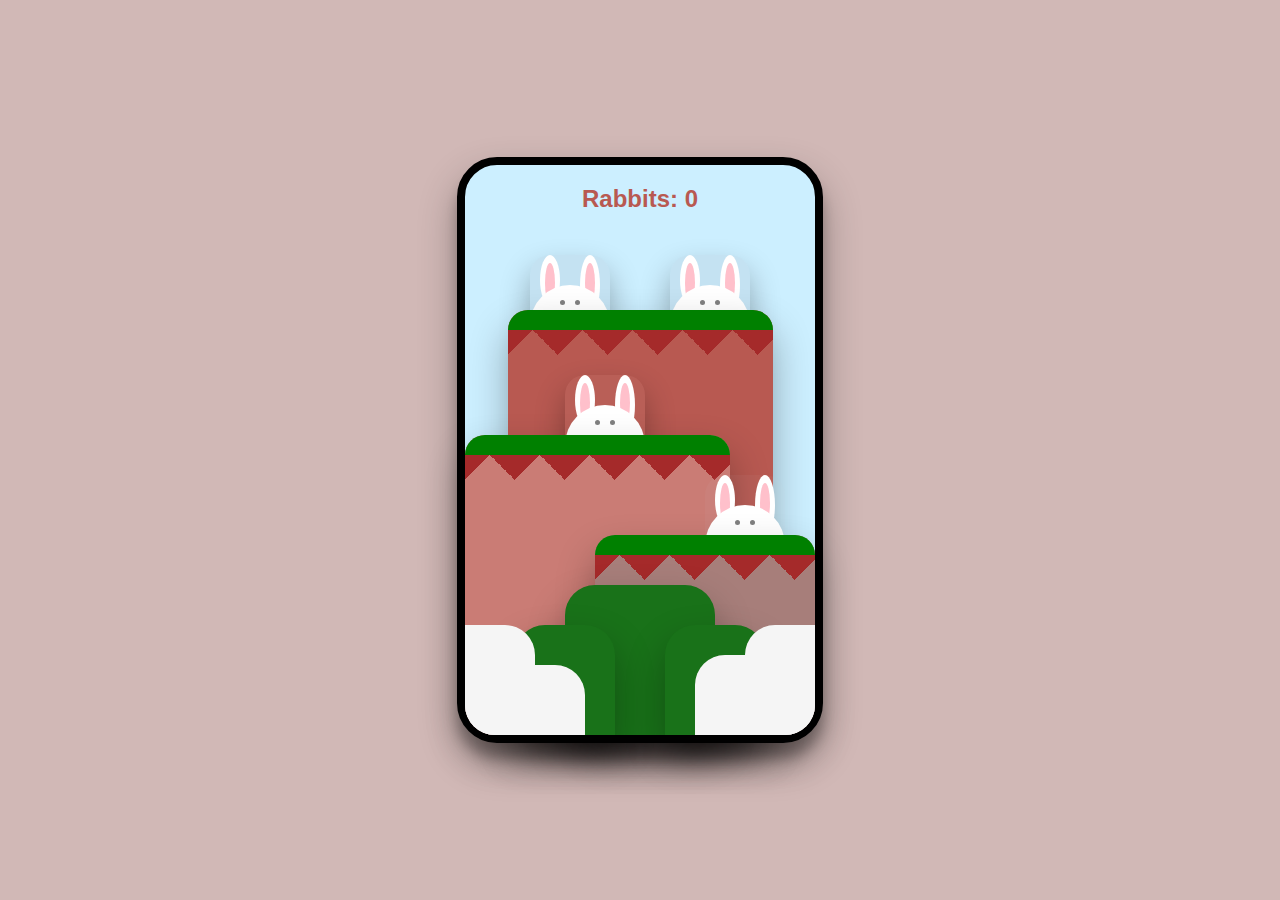
<file: index.html>
<!DOCTYPE html>
<html lang="en">
<head>
    <meta charset="UTF-8">
    <meta name="viewport" content="width=device-width, initial-scale=1.0">
    <link rel="stylesheet" href="./index.css">
    <title>Document</title>
</head>
<body>
    <div class="phone">
        <!-- Bunny 1 -->
        <div class="layer-1">
            <input id="rabbit-1" type="checkbox">
            <div class="left-ear--outer"></div>
            <div class="left-ear--inner"></div>
            <div class="right-ear--outer"></div>
            <div class="right-ear--inner"></div>
            <div class="head">
                <div class="head__eye head__eye--left"></div>
                <div class="head__eye head__eye--right"></div>
            </div>
        </div>
        <div class="layer-2">
            <input type="checkbox">

            <div class="left-ear--outer"></div>
            <div class="left-ear--inner"></div>
            <div class="right-ear--outer"></div>
            <div class="right-ear--inner"></div>
            <div class="head">
                <div class="head__eye head__eye--left"></div>
                <div class="head__eye head__eye--right"></div>
            </div>
        </div>
        <div class="layer-3">
            <div class="grass"></div>
            <div class="zigzag"></div>
        </div>
        <div class="layer-4">
            <input type="checkbox">

            <div class="left-ear--outer"></div>
            <div class="left-ear--inner"></div>
            <div class="right-ear--outer"></div>
            <div class="right-ear--inner"></div>
            <div class="head">
                <div class="head__eye head__eye--left"></div>
                <div class="head__eye head__eye--right"></div>
            </div>
        </div>
        <div class="layer-5">
            <div class="grass"></div>
            <div class="zigzag"></div>
        </div>
        <div class="layer-6">
            <input type="checkbox">

            <div class="left-ear--outer"></div>
            <div class="left-ear--inner"></div>
            <div class="right-ear--outer"></div>
            <div class="right-ear--inner"></div>
            <div class="head">
                <div class="head__eye head__eye--left"></div>
                <div class="head__eye head__eye--right"></div>
            </div>
        </div>
        <div class="layer-7">
            <div class="grass"></div>
            <div class="zigzag"></div>
        </div>
        <div class="layer-8"></div>
        <div class="layer-9"></div>
        <div class="layer-10"></div>
        <div class="layer-11"></div>
        <div class="layer-12"></div>
        <div class="layer-13"></div>
        <div class="layer-14"></div>

        <h2 class="count">Rabbits: </2>
    </div>
</body>
</html>
</file>
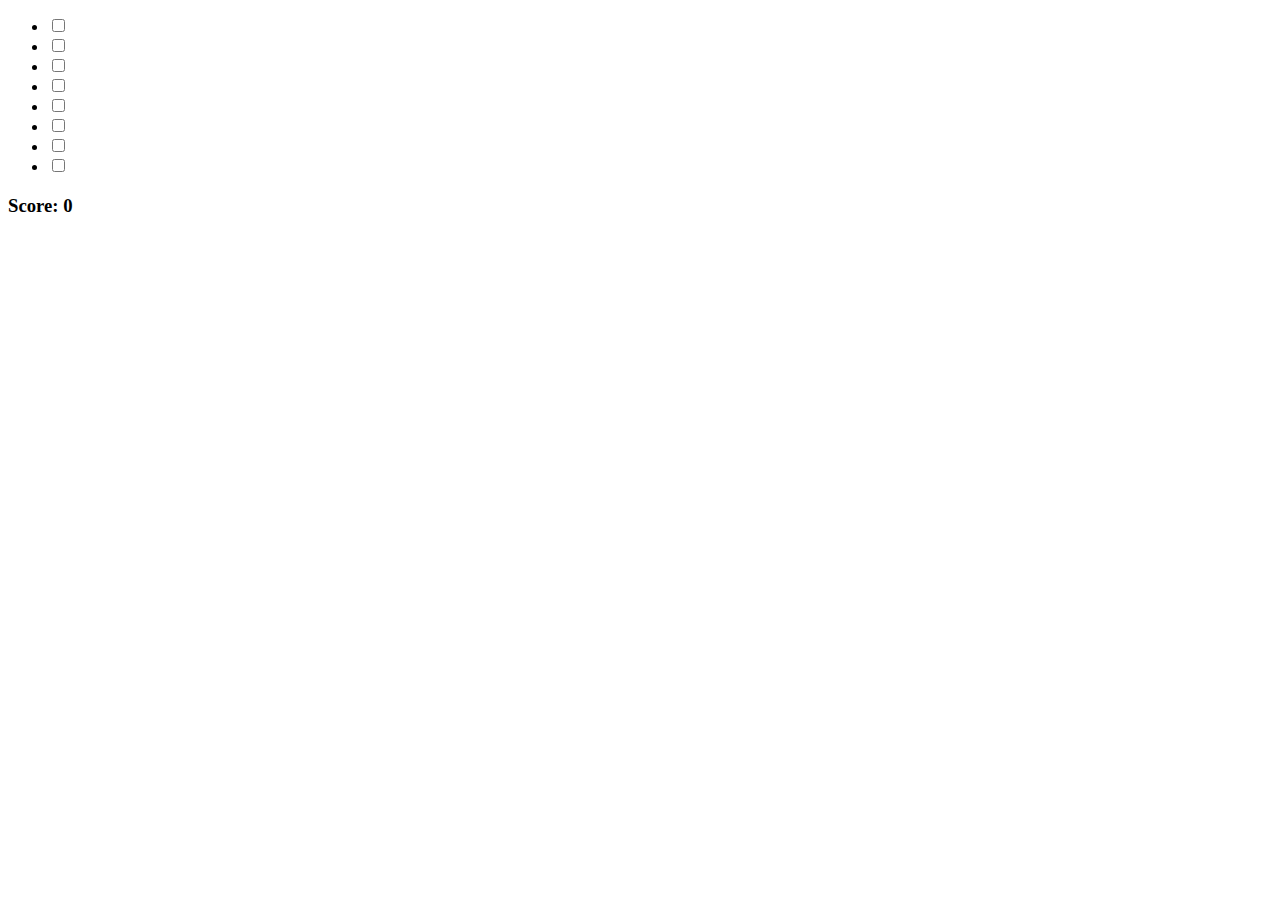
<file: contador.html>
<!DOCTYPE html>
<html lang="en">
<head>
    <meta charset="UTF-8">
    <meta name="viewport" content="width=device-width, initial-scale=1.0">
    <link rel="stylesheet" href="./styles.css">
    <title>Document</title>
</head>
<body>
    <ul>
        <li><input type="checkbox"><div class="shield"></div></li>
        <li><input type="checkbox"><div class="shield"></div></li>
        <li><input type="checkbox"><div class="shield"></div></li>
        <li><input type="checkbox"><div class="shield"></div></li>
        <li><input type="checkbox"><div class="shield"></div></li>
        <li><input type="checkbox"><div class="shield"></div></li>
        <li><input type="checkbox"><div class="shield"></div></li>
        <li><input type="checkbox"><div class="shield"></div></li>
    </ul>
    <h3 class="total-count"> Score: </h3>
</body>
</html>
</file>
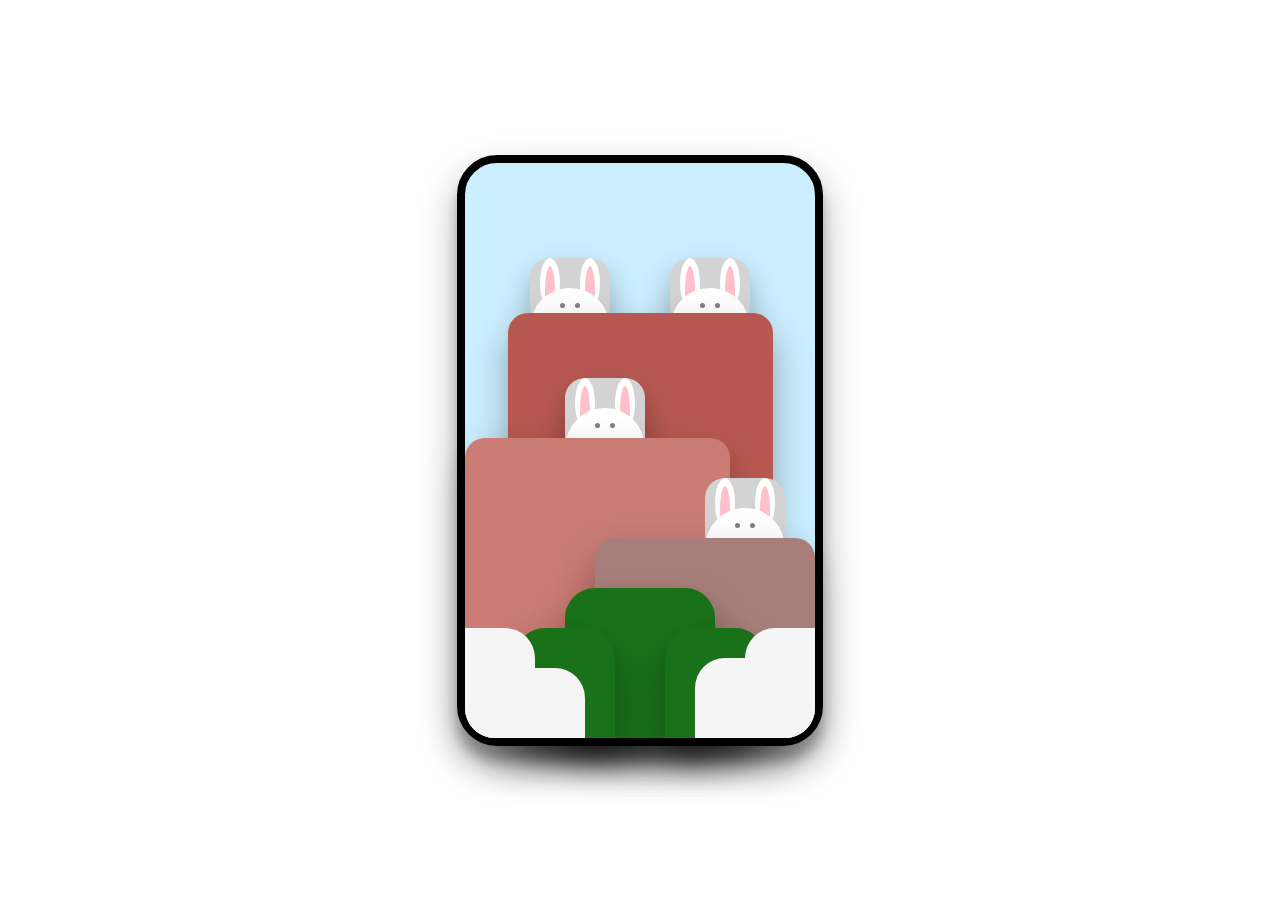
<file: contexto-de-apilamiento.html>
<!DOCTYPE html>
<html lang="en">
<head>
    <meta charset="UTF-8">
    <meta name="viewport" content="width=device-width, initial-scale=1.0">
    <link rel="stylesheet" href="./apilamiento.css">
    <title>Document</title>
</head>
<body>
    <div class="phone">
        <!-- Bunny 1 -->
        <div class="layer-1">
            <div class="left-ear--outer"></div>
            <div class="left-ear--inner"></div>
            <div class="right-ear--outer"></div>
            <div class="right-ear--inner"></div>
            <div class="head">
                <div class="head__eye head__eye--left"></div>
                <div class="head__eye head__eye--right"></div>
            </div>
        </div>
        <div class="layer-2">
            <div class="left-ear--outer"></div>
            <div class="left-ear--inner"></div>
            <div class="right-ear--outer"></div>
            <div class="right-ear--inner"></div>
            <div class="head">
                <div class="head__eye head__eye--left"></div>
                <div class="head__eye head__eye--right"></div>
            </div>
        </div>
        <div class="layer-3"></div>
        <div class="layer-4">
            <div class="left-ear--outer"></div>
            <div class="left-ear--inner"></div>
            <div class="right-ear--outer"></div>
            <div class="right-ear--inner"></div>
            <div class="head">
                <div class="head__eye head__eye--left"></div>
                <div class="head__eye head__eye--right"></div>
            </div>
        </div>
        <div class="layer-5"></div>
        <div class="layer-6">
            <div class="left-ear--outer"></div>
            <div class="left-ear--inner"></div>
            <div class="right-ear--outer"></div>
            <div class="right-ear--inner"></div>
            <div class="head">
                <div class="head__eye head__eye--left"></div>
                <div class="head__eye head__eye--right"></div>
            </div>
        </div>
        <div class="layer-7"></div>
        <div class="layer-8"></div>
        <div class="layer-9"></div>
        <div class="layer-10"></div>
        <div class="layer-11"></div>
        <div class="layer-12"></div>
        <div class="layer-13"></div>
        <div class="layer-14"></div>


    </div>
</body>
</html>
</file>
<file: index.css>
:root {
    --dirt: #b85951;
    --dirt2: #ca7c75;
    --dirt3: #a77e7a;

}

body {
    margin: 0;
    height: 100vh;
    width: 100%;
    display: grid;
    place-items: center;
    background-color: #d1b8b6;
    overflow: hidden;
    
    font-family: sans-serif;
    color: #b85951;
}

h2 {
    text-align: center;
}
.phone {
    position: relative;
    border: 8px solid black;
    border-radius: 40px;
    height: 570px;
    width: 350px;
    background-color: #ccefff;
    box-shadow: 0 19px 38px rgb(0, 0, 0, 0.3), 0 15px 12px rgb(0, 0, 0, 0.22);;

    counter-reset: rabbit;
}
input[type="checkbox"]:checked {
    counter-increment: rabbit;
}
.count::after {
    content: counter(rabbit);
}
.layer-1 {
    position: absolute;
    z-index: 1;
    height: 480px;
    width: 80px;
    background-color: rgba(50, 0, 0, 0.05);
    bottom: 0;
    right: 65px;
    border-top-right-radius: 20px;
    border-top-left-radius: 20px;
    box-shadow: 0 15px 30px rgb(0, 0, 0, 0.3);
    

    animation-name: hop;
    animation-duration: 1.25s;
    animation-timing-function: ease-in-out;
    animation-iteration-count: infinite;
}
 @keyframes hop {
    0% {
        bottom: 0;
    }
    25% {
        bottom: -60px;
    }
    100% {
        bottom: 0;
    }
 }
/* .layer-1 input[type=checkbox]:checked::after {
    display: none;
} */
input[type=checkbox] {
    appearance: none;
    cursor: pointer;
    height: 50px;
    margin: 0;
    position: relative;
    top: 0;
    width: 80px;
    z-index: 2;
}
input[type=checkbox]:focus {
    appearance: none;
    outline: none;
}
.layer-2 {
    position: absolute;
    z-index: 2;
    height: 480px;
    width: 80px;
    background-color: rgba(50, 0, 0, 0.05);
    bottom: 0;
    left: 65px;
    border-top-right-radius: 20px;
    border-top-left-radius: 20px;
    box-shadow: 0 15px 30px rgb(0, 0, 0, 0.3);

    animation-name: hop;
    animation-duration: 1.25s;
    animation-timing-function: ease-in-out;
    animation-iteration-count: infinite;
    animation-delay: 0.2s;


}
.layer-3 {
    position: absolute;
    z-index: 3;
    left: 0;
    right: 0;
    bottom: 0;
    margin: 0 auto;
    width: 265px;
    height: 425px;
    background-color: var(--dirt);
    box-shadow: 0 19px 38px rgb(0, 0, 0, 0.3);
    border-top-right-radius: 20px;
    border-top-left-radius: 20px;
}
.grass {
    width: 100%;
    height: 20px;
    background-color: green;
    border-radius: 20px 20px 0 0;
}
.zigzag {
    position: absolute;
    top: 20px;
    width: 100%;
    height: 25px;
    background: linear-gradient(135deg, brown 25%, transparent 25%) -50px 0,
        linear-gradient(-135deg, brown 25%, transparent 25%) -50px 0,
        linear-gradient(45deg, brown 25%, transparent 25%),
        linear-gradient(-45deg, brown 25%, transparent 25%);
    background-size: 50px 50px;
}
.layer-4 {
    position: absolute;
    z-index: 4;
    height: 360px;
    width: 80px;
    background-color: rgba(211, 211, 211, 0.05);
    bottom: 0;
    left: 100px;
    border-top-right-radius: 20px;
    border-top-left-radius: 20px;
    box-shadow: 0 15px 30px rgb(0, 0, 0, 0.3);

    animation-name: hop;
    animation-duration: 1.25s;
    animation-timing-function: ease-in-out;
    animation-iteration-count: infinite;
    animation-delay: 0.4s;

}
.layer-5 {
    position: absolute;
    z-index: 5;
    bottom: 0;
    margin: 0 auto;
    width: 265px;
    height: 300px;
    background-color:var(--dirt2);
    box-shadow: 0 19px 38px rgb(0, 0, 0, 0.3);
    border-top-right-radius: 20px;
    border-top-left-radius: 20px;
    border-bottom-left-radius: 30px;

}
.layer-6 {
    position: absolute;
    z-index: 6;
    position: absolute;
    height: 260px;
    width: 80px;
    background-color: rgba(211, 211, 211, 0.05);
    bottom: 0;
    right: 30px;
    border-top-right-radius: 20px;
    border-top-left-radius: 20px;


    animation-name: hop;
    animation-duration: 1.25s;
    animation-timing-function: ease-in-out;
    animation-iteration-count: infinite;
    animation-delay: 0.6s;
    
}
.layer-7 {
    position: absolute;
    z-index: 7;
    bottom: 0;
    margin: 0 auto;
    right: 0;
    width: 220px;
    height: 200px;
    background-color:var(--dirt3);
    box-shadow: 0 19px 38px rgb(0, 0, 0, 0.3);
    border-top-right-radius: 20px;
    border-top-left-radius: 20px;
    border-bottom-right-radius: 30px;
}
.layer-8 {
    position: absolute;
    z-index: 8;
    right: 0;
    left: 0;
    bottom: 0;
    margin: 0 auto;
    background-color: rgb(25, 114, 25);
    height: 150px;
    width: 150px;
    box-shadow: 0 19px 38px rgb(0, 0, 0, 0.3);
    border-radius: 30px 30px 0 0 ;

}
.layer-9 {
    position: absolute;
    z-index: 9;
    left: 50px;
    bottom: 0;
    margin: 0 auto;
    background-color: rgb(25, 114, 25);
    height: 110px;
    width: 100px;
    box-shadow: 0 19px 38px rgb(0, 0, 0, 0.3);
    border-radius: 30px 30px 0 0 ;

}
.layer-10 {
    position: absolute;
    z-index: 10;
    right: 50px;
    bottom: 0;
    margin: 0 auto;
    background-color: rgb(25, 114, 25);
    height: 110px;
    width: 100px;
    box-shadow: 0 19px 38px rgb(0, 0, 0, 0.3);
    border-radius: 30px 30px 0 0 ;

}
.layer-11 {
    position: absolute;
    z-index: 11;
    right: 0;
    bottom: 0;
    margin: 0 auto;
    background-color: whitesmoke;
    height: 80px;
    width: 120px;
    border-radius: 30px 0 30px 0 ;

}
.layer-12 {
    position: absolute;
    z-index: 12;
    left: 0;
    bottom: 0;
    margin: 0 auto;
    background-color: whitesmoke;
    height: 70px;
    width: 120px;
    border-radius: 0 30px 0 30px ;
}
.layer-13 {
    position: absolute;
    z-index: 12;
    left: 0;
    bottom: 0;
    margin: 0 auto;
    background-color: whitesmoke;
    height: 110px;
    width: 70px;
    border-radius: 0 30px 0 30px ;
}
.layer-14 {
    position: absolute;
    z-index: 12;
    right: 0;
    bottom: 0;
    margin: 0 auto;
    background-color: whitesmoke;
    height: 110px;
    width: 70px;
    border-radius: 30px 0 30px 0 ;
}

/* dibujo de conejos */

.left-ear--outer {
    background-color: white;
    border-radius: 90%;
    width: 20px;
    height: 50px;   
    position: absolute;
    top: 0;
    left: 10px;
}
.left-ear--inner {
    background-color: pink;
    border-radius: 95%;
    width: 10px;
    height: 40px;   
    position: absolute;
    top: 8px;
    left: 15px;
}
.right-ear--outer {
    background-color: white;
    border-radius: 90%;
    width: 20px;
    height: 60px;   
    position: absolute;
    top: 0;
    right: 10px;
}
.right-ear--inner {
    background-color: pink;
    border-radius: 95%;
    width: 10px;
    height: 40px;   
    position: absolute;
    top: 8px;
    right: 15px;
}
.head {
    background-color: white;
    border-radius: 50%;
    height: 80px;
    width: 100%;
    left: 0;
    right: 0;
    margin: 0 auto;
    position: absolute;
    top: 30px;
}
.head__eye {
    background-color: gray;
    border-radius: 50%;
    width: 5px;
    height: 5px;
    position: absolute;
    top: 15px;

    animation-name: blink;
    animation-duration: 2s;
    animation-iteration-count: infinite;
}

@keyframes blink {
    0% {
        height: 5px;
    }
    5% {
        height: 1px;
        transform: translate(0px, 2px);
    }
    10% {
        height: 5px;
        transform: translate(0px, 0px);

    }
}
.head__eye--left {
    left: 30px;
}
.head__eye--right {
    right: 30px;
}
</file>
<file: apilamiento.css>
:root {
    --dirt: #b85951;
    --dirt2: #ca7c75;
    --dirt3: #a77e7a;

}

body {
    margin: 0;
    height: 100vh;
    width: 100%;
    display: grid;
    place-items: center;
}
.phone {
    position: relative;
    border: 8px solid black;
    border-radius: 40px;
    height: 575px;
    width: 350px;
    background-color: #ccefff;
    box-shadow: 0 19px 38px rgb(0, 0, 0, 0.3), 0 15px 12px rgb(0, 0, 0, 0.22);;
}
.layer-1 {
    position: absolute;
    z-index: 1;
    height: 480px;
    width: 80px;
    background-color: lightgray;
    bottom: 0;
    right: 65px;
    border-top-right-radius: 20px;
    border-top-left-radius: 20px;
    box-shadow: 0 15px 30px rgb(0, 0, 0, 0.3);
}
.layer-2 {
    position: absolute;
    z-index: 2;
    height: 480px;
    width: 80px;
    background-color:lightgray;
    bottom: 0;
    left: 65px;
    border-top-right-radius: 20px;
    border-top-left-radius: 20px;
    box-shadow: 0 15px 30px rgb(0, 0, 0, 0.3);

}
.layer-3 {
    position: absolute;
    z-index: 3;
    left: 0;
    right: 0;
    bottom: 0;
    margin: 0 auto;
    width: 265px;
    height: 425px;
    background-color: var(--dirt);
    box-shadow: 0 19px 38px rgb(0, 0, 0, 0.3);
    border-top-right-radius: 20px;
    border-top-left-radius: 20px;
}
.layer-4 {
    position: absolute;
    z-index: 4;
    height: 360px;
    width: 80px;
    background-color:lightgray;
    bottom: 0;
    left: 100px;
    border-top-right-radius: 20px;
    border-top-left-radius: 20px;
    box-shadow: 0 15px 30px rgb(0, 0, 0, 0.3);

}
.layer-5 {
    position: absolute;
    z-index: 5;
    bottom: 0;
    margin: 0 auto;
    width: 265px;
    height: 300px;
    background-color:var(--dirt2);
    box-shadow: 0 19px 38px rgb(0, 0, 0, 0.3);
    border-top-right-radius: 20px;
    border-top-left-radius: 20px;
    border-bottom-left-radius: 30px;

}
.layer-6 {
    position: absolute;
    z-index: 6;
    position: absolute;
    height: 260px;
    width: 80px;
    background-color:lightgray;
    bottom: 0;
    right: 30px;
    border-top-right-radius: 20px;
    border-top-left-radius: 20px;
    
}
.layer-7 {
    position: absolute;
    z-index: 7;
    bottom: 0;
    margin: 0 auto;
    right: 0;
    width: 220px;
    height: 200px;
    background-color:var(--dirt3);
    box-shadow: 0 19px 38px rgb(0, 0, 0, 0.3);
    border-top-right-radius: 20px;
    border-top-left-radius: 20px;
    border-bottom-right-radius: 30px;
}
.layer-8 {
    position: absolute;
    z-index: 8;
    right: 0;
    left: 0;
    bottom: 0;
    margin: 0 auto;
    background-color: rgb(25, 114, 25);
    height: 150px;
    width: 150px;
    box-shadow: 0 19px 38px rgb(0, 0, 0, 0.3);
    border-radius: 30px 30px 0 0 ;

}
.layer-9 {
    position: absolute;
    z-index: 9;
    left: 50px;
    bottom: 0;
    margin: 0 auto;
    background-color: rgb(25, 114, 25);
    height: 110px;
    width: 100px;
    box-shadow: 0 19px 38px rgb(0, 0, 0, 0.3);
    border-radius: 30px 30px 0 0 ;

}
.layer-10 {
    position: absolute;
    z-index: 10;
    right: 50px;
    bottom: 0;
    margin: 0 auto;
    background-color: rgb(25, 114, 25);
    height: 110px;
    width: 100px;
    box-shadow: 0 19px 38px rgb(0, 0, 0, 0.3);
    border-radius: 30px 30px 0 0 ;

}
.layer-11 {
    position: absolute;
    z-index: 11;
    right: 0;
    bottom: 0;
    margin: 0 auto;
    background-color: whitesmoke;
    height: 80px;
    width: 120px;
    border-radius: 30px 0 30px 0 ;

}
.layer-12 {
    position: absolute;
    z-index: 12;
    left: 0;
    bottom: 0;
    margin: 0 auto;
    background-color: whitesmoke;
    height: 70px;
    width: 120px;
    border-radius: 0 30px 0 30px ;
}
.layer-13 {
    position: absolute;
    z-index: 12;
    left: 0;
    bottom: 0;
    margin: 0 auto;
    background-color: whitesmoke;
    height: 110px;
    width: 70px;
    border-radius: 0 30px 0 30px ;
}
.layer-14 {
    position: absolute;
    z-index: 12;
    right: 0;
    bottom: 0;
    margin: 0 auto;
    background-color: whitesmoke;
    height: 110px;
    width: 70px;
    border-radius: 30px 0 30px 0 ;
}

/* dibujo de conejos */

.left-ear--outer {
    background-color: white;
    border-radius: 90%;
    width: 20px;
    height: 50px;   
    position: absolute;
    /* top: -35px; */
    left: 10px;
}
.left-ear--inner {
    background-color: pink;
    border-radius: 95%;
    width: 10px;
    height: 50px;   
    position: absolute;
    top: 8px;
    left: 15px;
}
.right-ear--outer {
    background-color: white;
    border-radius: 90%;
    width: 20px;
    height: 50px;   
    position: absolute;
    /* top: -35px; */
    right: 10px;
}
.right-ear--inner {
    background-color: pink;
    border-radius: 95%;
    width: 10px;
    height: 50px;   
    position: absolute;
    top: 8px;
    right: 15px;
}
.head {
    background-color: white;
    border-radius: 50%;
    height: 80px;
    width: 100%;
    left: 0;
    right: 0;
    margin: 0 auto;
    position: absolute;
    top: 30px;
}
.head__eye {
    background-color: gray;
    border-radius: 50%;
    width: 5px;
    height: 5px;
    position: absolute;
    top: 15px;
}
.head__eye--left {
    left: 30px;
}
.head__eye--right {
    right: 30px;
}
</file>
<file: styles.css>
body {
    counter-reset: game;
}
input:checked {
    counter-increment: game;
}
.total-count::after {
    content: counter(game);
}
</file>
